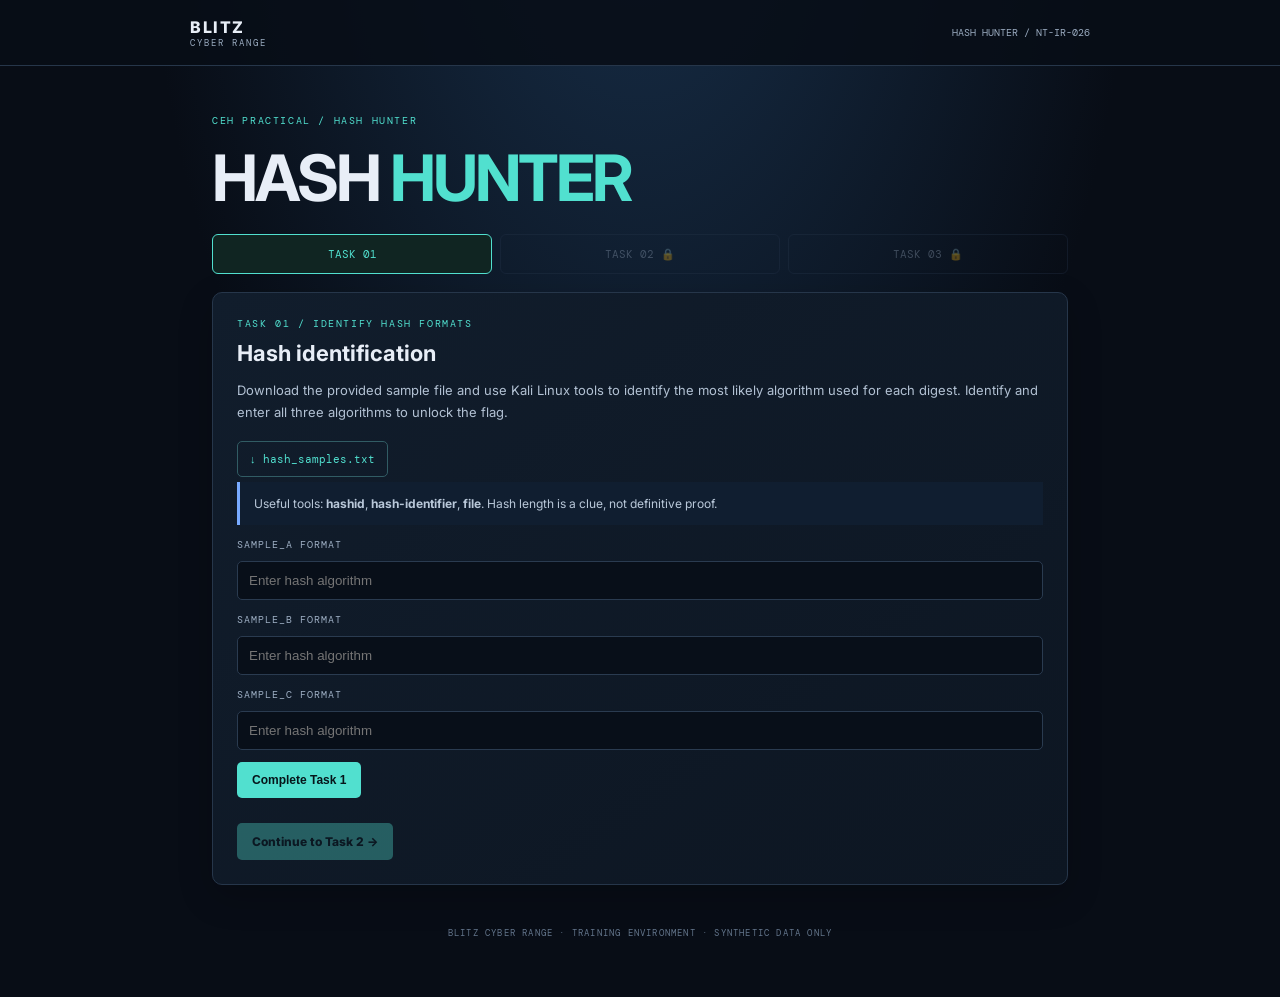
<file: task1.html>
<!doctype html><html lang="en"><head><meta charset="utf-8"><meta name="viewport" content="width=device-width,initial-scale=1"><title>Task 1 | BLITZ Hash Hunter</title><link rel="stylesheet" href="assets/style.css"></head><body><header><div class="brand">BLITZ <small>CYBER RANGE</small></div><div class="case">HASH HUNTER / NT-IR-026</div></header><main><div class="eyebrow">CEH PRACTICAL / HASH HUNTER</div><h1>HASH <em>HUNTER</em></h1><nav class="tasknav"><a id="nav1" href="task1.html">TASK 01</a><a id="nav2" class="locked">TASK 02 🔒</a><a id="nav3" class="locked">TASK 03 🔒</a></nav><section class="panel"><div class="step">TASK 01 / IDENTIFY HASH FORMATS</div><h2>Hash identification</h2>
<p>Download the provided sample file and use Kali Linux tools to identify the most likely algorithm used for each digest. Identify and enter all three algorithms to unlock the flag.</p>
<a class="download" href="evidence/hash_samples.txt" download>↓ hash_samples.txt</a>
<div class="notice">Useful tools: <b>hashid</b>, <b>hash-identifier</b>, <b>file</b>. Hash length is a clue, not definitive proof.</div>
<label for="a">sample_A format</label><input id="a" type="text" autocomplete="off" placeholder="Enter hash algorithm">
<label for="b">sample_B format</label><input id="b" type="text" autocomplete="off" placeholder="Enter hash algorithm">
<label for="c">sample_C format</label><input id="c" type="text" autocomplete="off" placeholder="Enter hash algorithm">
<button onclick="checkTask1()">Complete Task 1</button><div id="result" class="result"></div><div id="flag" class="flag hidden"></div>
<div class="row"><a id="next" class="linkbtn" href="task2.html" style="pointer-events:none;opacity:.35">Continue to Task 2 →</a></div></section><footer>BLITZ CYBER RANGE · TRAINING ENVIRONMENT · SYNTHETIC DATA ONLY</footer></main><script src="assets/app.js"></script><script>guard(1);</script></body></html>
</file>
<file: assets/style.css>
@import url('https://fonts.googleapis.com/css2?family=DM+Mono:wght@400;500&family=Inter:wght@400;500;600;700;800&display=swap');
:root{--bg:#080d16;--panel:#101927;--line:#26364a;--text:#e8eef7;--muted:#9aabc0;--cyan:#51e0cf;--blue:#78aaff;--red:#ff727d}
*{box-sizing:border-box}body{margin:0;background:radial-gradient(ellipse at 50% -20%,#18304b 0%,var(--bg) 55%);color:var(--text);font-family:Inter,Arial,sans-serif}
header{height:66px;border-bottom:1px solid var(--line);display:flex;align-items:center;justify-content:space-between;padding:0 max(calc((100% - 900px)/2),22px);background:#080d16dd}
.brand{font-weight:800;letter-spacing:1.5px}.brand small{display:block;color:var(--muted);font:9px 'DM Mono';letter-spacing:2px}.case{font:10px 'DM Mono';color:var(--muted)}
main{max-width:900px;margin:auto;padding:48px 22px}.eyebrow,.step,.mono,footer{font-family:'DM Mono',monospace}.eyebrow,.step{color:var(--cyan);font-size:10px;letter-spacing:1.6px}
h1{font-size:clamp(38px,7vw,64px);letter-spacing:-3px;margin:12px 0 8px}h1 em{font-style:normal;color:var(--cyan)}h2{font-size:22px;margin:10px 0}p{font-size:13px;line-height:1.7;color:#b2c1d3}
.panel{background:linear-gradient(145deg,#111d2c,#0d1622);border:1px solid var(--line);border-radius:10px;padding:24px;margin:18px 0;box-shadow:0 12px 35px #0003}
.row{display:flex;gap:10px;flex-wrap:wrap;align-items:center}.pill{border:1px solid #315066;padding:7px 9px;border-radius:4px;color:var(--cyan);font:10px 'DM Mono'}
input,select{width:100%;background:#080f19;border:1px solid #2a3b50;border-radius:5px;padding:11px;color:var(--text);margin-top:6px}
label{display:block;color:#9eafc4;font:10px 'DM Mono';text-transform:uppercase;letter-spacing:1px;margin:13px 0 4px}
button,.linkbtn{display:inline-block;background:var(--cyan);border:0;border-radius:5px;padding:11px 15px;color:#06151a;font-weight:800;cursor:pointer;font-size:12px;text-decoration:none;margin-top:12px}
button:disabled{opacity:.35;cursor:not-allowed}.secondary{background:#18283a;color:#c6d7eb;border:1px solid #344a62}
a{color:var(--cyan)}.download{display:inline-block;padding:10px 12px;border:1px solid #315c64;border-radius:5px;text-decoration:none;font:11px 'DM Mono';margin:5px 7px 5px 0}
.result{margin-top:13px;color:var(--muted);font-size:12px}.ok{color:var(--cyan)}.bad{color:var(--red)}
.flag{margin-top:15px;padding:14px;border:1px solid #267b6e;background:#09231f;border-radius:6px;color:var(--cyan);font:14px 'DM Mono';word-break:break-all}
.hidden{display:none!important}.terminal{background:#050a10;border:1px solid #26394d;padding:13px;border-radius:5px;color:#d4e0ee;font:11px/1.8 'DM Mono';overflow-wrap:anywhere}.terminal b{color:var(--cyan)}
.tasknav{display:flex;gap:8px;margin:18px 0}.tasknav a{flex:1;text-align:center;padding:12px 6px;border:1px solid var(--line);border-radius:6px;text-decoration:none;color:#9aabc0;font:11px 'DM Mono'}.tasknav a.active{border-color:var(--cyan);color:var(--cyan);background:#102522}.tasknav a.locked{opacity:.35;pointer-events:none}
.notice{padding:12px 14px;border-left:3px solid var(--blue);background:#101e30;color:#b9c8d9;font-size:12px;line-height:1.6}
.login-card{margin-top:16px;padding:18px;border:1px solid var(--line);border-radius:8px;background:#0b131f}
.login-head{display:flex;justify-content:space-between;align-items:center;padding-bottom:10px;border-bottom:1px solid var(--line);margin-bottom:6px;font-size:13px}.login-head span{font:10px 'DM Mono';color:var(--muted)}
.admin-bar{display:flex;justify-content:space-between;align-items:center;flex-wrap:wrap;gap:10px;padding:14px 16px;border:1px solid var(--line);border-radius:8px;background:#0b131f;margin-top:14px}
.admin-bar small{display:block;color:var(--muted);font:10px 'DM Mono';margin-top:2px}
.stat-grid{display:grid;grid-template-columns:repeat(auto-fit,minmax(180px,1fr));gap:10px;margin-top:12px}
.stat-card{padding:14px;border:1px solid var(--line);border-radius:8px;background:#0b131f}
.stat-card small{display:block;color:var(--muted);font:9px 'DM Mono';letter-spacing:1px}.stat-card b{display:block;margin-top:6px;font:14px 'DM Mono';color:var(--cyan)}
footer{text-align:center;color:#63758b;font-size:9px;letter-spacing:1.2px;margin:42px 0 10px}
@media(max-width:600px){main{padding:30px 15px}header{padding:0 15px}.panel{padding:18px}.tasknav a{font-size:9px}}
</file>
